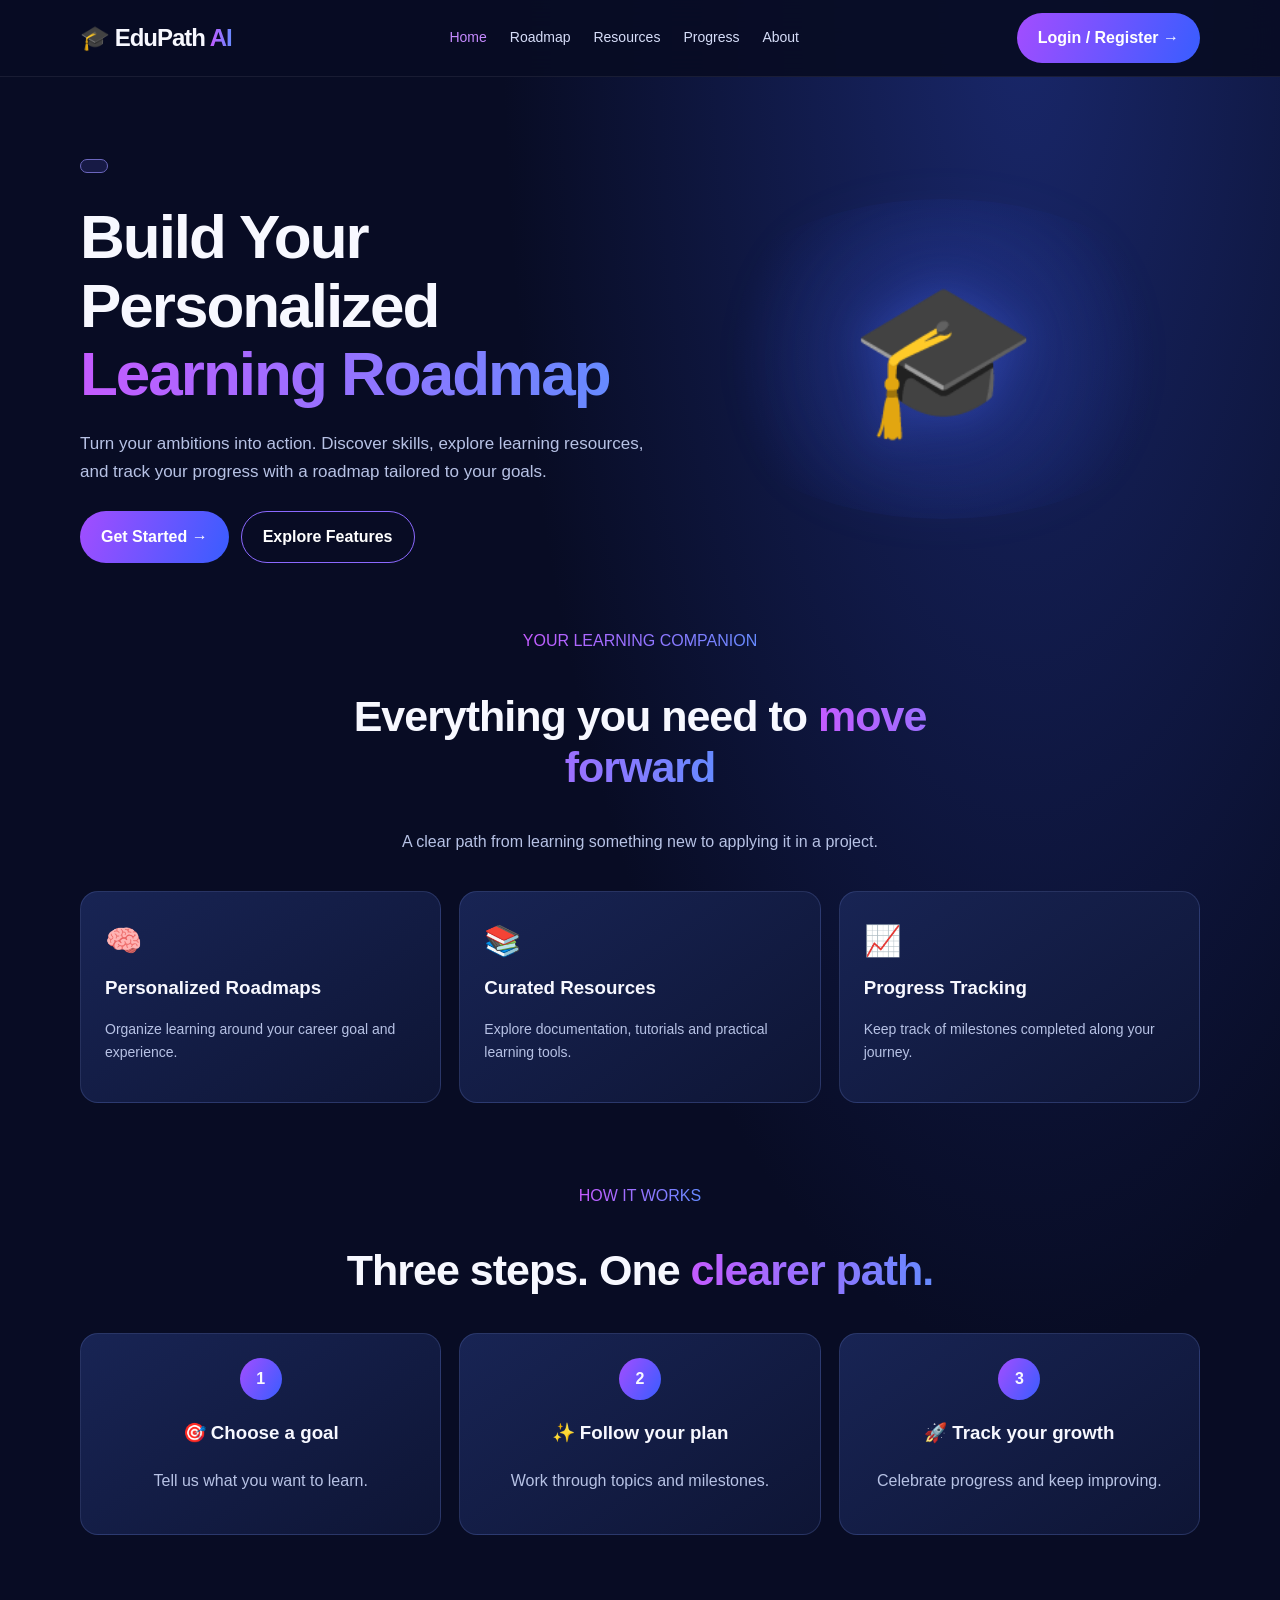
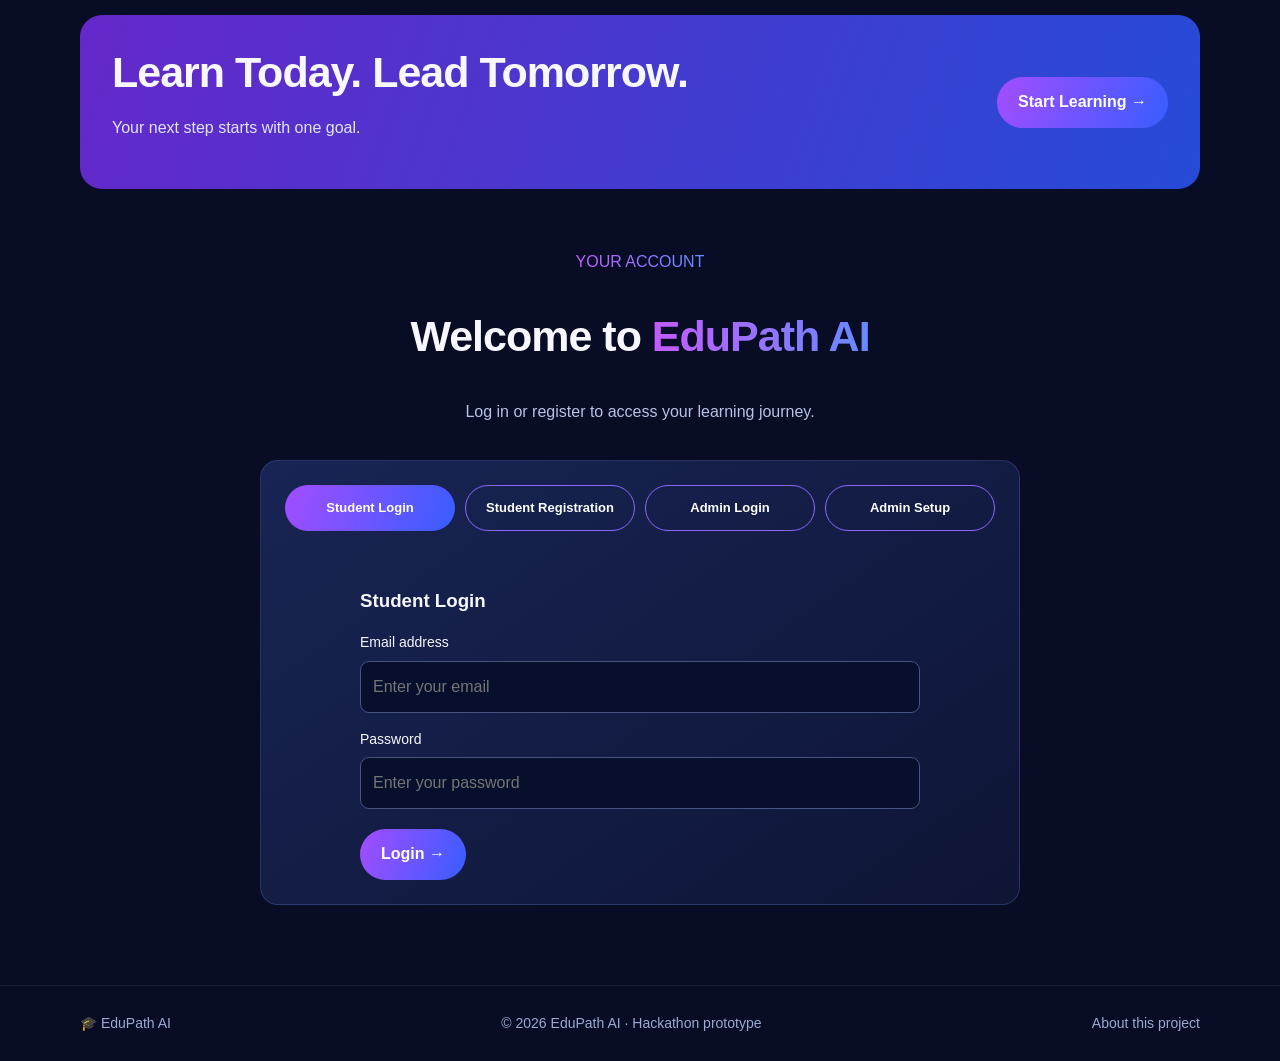
<file: index.html>
<!DOCTYPE html>
<html lang="en">
<head>
  <meta charset="UTF-8">
  <meta name="viewport" content="width=device-width, initial-scale=1">
  <title>EduPath AI | Home</title>
  <link rel="stylesheet" href="style.css">
  <script src="script.js" defer></script>
</head>
<body>
<header>
  <nav class="container">
    <a class="logo" href="index.html">🎓 EduPath <span>AI</span></a>
    <button class="menu" id="menu" aria-label="Toggle menu"
      aria-expanded="false">☰</button>
    <div class="links" id="links">
      <a class="active" href="index.html">Home</a>
      <a href="roadmap.html">Roadmap</a>
      <a href="resources.html">Resources</a>
      <a href="progress.html">Progress</a>
      <a href="about.html">About</a>
      <a href="admin.html" data-admin-link hidden>Admin</a>
    </div>
    <a class="btn" href="#account">Login / Register →</a>
  </nav>
</header>

<main>
  <section class="container hero">
    <div>
      <span class="tag"></span>
      <h1>Build Your Personalized
        <span class="gradient">Learning Roadmap</span>
      </h1>
      <p>
        Turn your ambitions into action. Discover skills, explore learning
        resources, and track your progress with a roadmap tailored to your goals.
      </p>
      <div class="actions">
        <a class="btn" href="#account">Get Started →</a>
        <a class="btn secondary" href="#features">Explore Features</a>
      </div>
    </div>
    <div class="visual" aria-label="Education illustration">🎓</div>
  </section>

  <section class="container section" id="features">
    <div class="section-title">
      <span class="gradient">YOUR LEARNING COMPANION</span>
      <h2>Everything you need to
        <span class="gradient">move forward</span>
      </h2>
      <p>A clear path from learning something new to applying it in a project.</p>
    </div>
    <div class="grid">
      <article class="card">
        <div class="icon">🧠</div>
        <h3>Personalized Roadmaps</h3>
        <p>Organize learning around your career goal and experience.</p>
      </article>
      <article class="card">
        <div class="icon">📚</div>
        <h3>Curated Resources</h3>
        <p>Explore documentation, tutorials and practical learning tools.</p>
      </article>
      <article class="card">
        <div class="icon">📈</div>
        <h3>Progress Tracking</h3>
        <p>Keep track of milestones completed along your journey.</p>
      </article>
    </div>
  </section>

  <section class="container section">
    <div class="section-title">
      <span class="gradient">HOW IT WORKS</span>
      <h2>Three steps. One <span class="gradient">clearer path.</span></h2>
    </div>
    <div class="steps">
      <article class="step">
        <div class="step-number">1</div>
        <h3>🎯 Choose a goal</h3>
        <p>Tell us what you want to learn.</p>
      </article>
      <article class="step">
        <div class="step-number">2</div>
        <h3>✨ Follow your plan</h3>
        <p>Work through topics and milestones.</p>
      </article>
      <article class="step">
        <div class="step-number">3</div>
        <h3>🚀 Track your growth</h3>
        <p>Celebrate progress and keep improving.</p>
      </article>
    </div>
  </section>

  <section class="container cta">
    <div>
      <h2>Learn Today. Lead Tomorrow.</h2>
      <p>Your next step starts with one goal.</p>
    </div>
    <a class="btn" href="#account">Start Learning →</a>
  </section>

  <section class="container section account-section" id="account">
    <div class="section-title">
      <span class="gradient">YOUR ACCOUNT</span>
      <h2>Welcome to <span class="gradient">EduPath AI</span></h2>
      <p>Log in or register to access your learning journey.</p>
    </div>

    <div class="card account-card">
      <div class="auth-tabs">
        <button class="btn auth-tab" type="button" data-auth="login">
          Student Login
        </button>
        <button class="btn secondary auth-tab" type="button" data-auth="register">
          Student Registration
        </button>
        <button class="btn secondary auth-tab" type="button" data-auth="admin">
          Admin Login
        </button>
        <button class="btn secondary auth-tab" type="button" data-auth="setup">
          Admin Setup
        </button>
      </div>

      <p id="authMessage" role="status" aria-live="polite"></p>

      <form id="registerForm" hidden>
        <h3>Create Student Account</h3>
        <label for="registerName">Full name</label>
        <input id="registerName" name="name" required maxlength="80"
          autocomplete="name" placeholder="Enter your full name">

        <label for="registerEmail">Email address</label>
        <input id="registerEmail" name="email" type="email" required
          autocomplete="email" placeholder="Enter your email">

        <label for="registerPassword">Create password</label>
        <input id="registerPassword" name="password" type="password"
          required minlength="8" autocomplete="new-password"
          placeholder="At least 8 characters">

        <button class="btn" type="submit">Create Account →</button>
      </form>

      <form id="loginForm">
        <h3>Student Login</h3>
        <label for="loginEmail">Email address</label>
        <input id="loginEmail" name="email" type="email" required
          autocomplete="username" placeholder="Enter your email">

        <label for="loginPassword">Password</label>
        <input id="loginPassword" name="password" type="password"
          required autocomplete="current-password"
          placeholder="Enter your password">

        <button class="btn" type="submit">Login →</button>
      </form>

      <form id="adminSetupForm" hidden>
        <h3>Admin Account Setup</h3>
        <p>Only an email on the approved list can set up an admin account.</p>

        <label for="setupEmail">Authorized admin email</label>
        <input id="setupEmail" name="email" type="email" required
          autocomplete="username" placeholder="Enter authorized email">

        <label for="setupPassword">Create admin password</label>
        <input id="setupPassword" name="password" type="password"
          required minlength="8" autocomplete="new-password"
          placeholder="At least 8 characters">

        <button class="btn" type="submit">Set Up Admin →</button>
      </form>

      <form id="adminLoginForm" hidden>
        <h3>Admin Login</h3>
        <label for="adminEmail">Admin email</label>
        <input id="adminEmail" name="email" type="email" required
          autocomplete="username" placeholder="Enter admin email">

        <label for="adminPassword">Admin password</label>
        <input id="adminPassword" name="password" type="password"
          required autocomplete="current-password"
          placeholder="Enter admin password">

        <button class="btn" type="submit">Admin Login →</button>
      </form>

      <div id="accountPanel" hidden>
        <h3 id="welcomeMessage"></h3>
        <p id="accountDetails"></p>
        <p id="adminStats" hidden></p>
        <a class="btn" href="roadmap.html">Open Learning Portal →</a>
        <button class="btn secondary" id="logoutButton" type="button">
          Logout
        </button>
      </div>
    </div>
  </section>
</main>

<footer>
  <div class="container footer">
    <span>🎓 EduPath AI</span>
    <span>© <span id="year"></span> EduPath AI · Hackathon prototype</span>
    <a href="about.html">About this project</a>
  </div>
</footer>
</body>
</html>
</file>
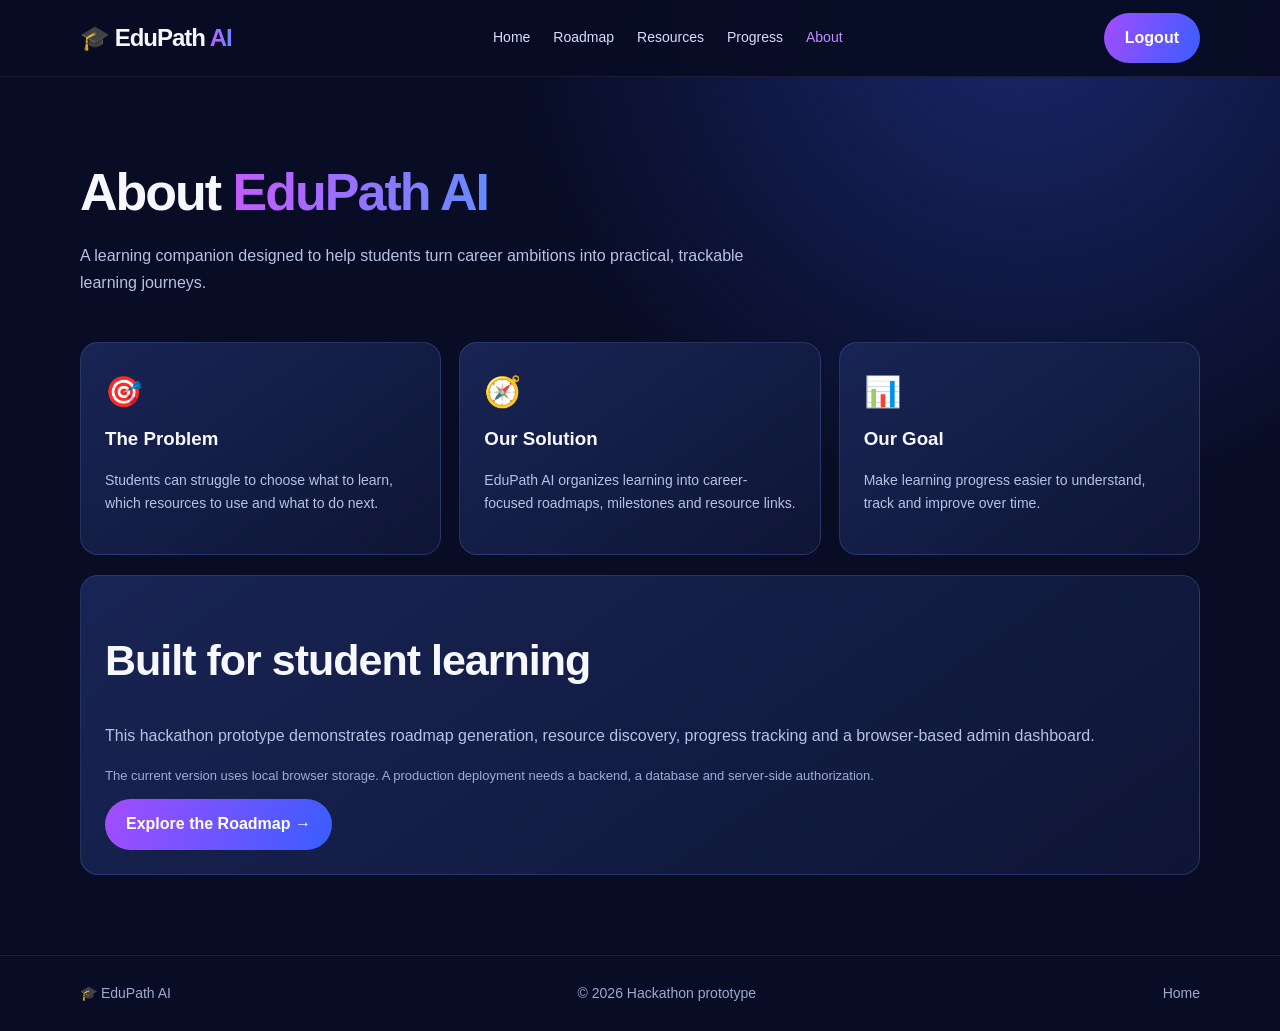
<file: about.html>
<!DOCTYPE html>
<html lang="en">
<head>
  <meta charset="UTF-8">
  <meta name="viewport" content="width=device-width, initial-scale=1">
  <title>EduPath AI | About</title>
  <link rel="stylesheet" href="style.css">
  <script src="script.js" defer></script>
</head>
<body>
<header>
  <nav class="container">
    <a class="logo" href="index.html">🎓 EduPath <span>AI</span></a>
    <button class="menu" id="menu" aria-label="Toggle menu">☰</button>
    <div class="links" id="links">
      <a href="index.html">Home</a>
      <a href="roadmap.html">Roadmap</a>
      <a href="resources.html">Resources</a>
      <a href="progress.html">Progress</a>
      <a class="active" href="about.html">About</a>
      <a href="admin.html" data-admin-link hidden>Admin</a>
    </div>
    <button class="btn logout-trigger" type="button">Logout</button>
  </nav>
</header>

<main class="container">
  <section class="page-heading">
    <span class="gradient"></span>
    <h1>About <span class="gradient">EduPath AI</span></h1>
    <p>A learning companion designed to help students turn career ambitions into practical, trackable learning journeys.</p>
  </section>

  <section class="section">
    <div class="grid">
      <article class="card">
        <div class="icon">🎯</div>
        <h3>The Problem</h3>
        <p>Students can struggle to choose what to learn, which resources to use and what to do next.</p>
      </article>
      <article class="card">
        <div class="icon">🧭</div>
        <h3>Our Solution</h3>
        <p>EduPath AI organizes learning into career-focused roadmaps, milestones and resource links.</p>
      </article>
      <article class="card">
        <div class="icon">📊</div>
        <h3>Our Goal</h3>
        <p>Make learning progress easier to understand, track and improve over time.</p>
      </article>
    </div>

    <div class="panel" style="margin-top:20px">
      <h2>Built for student learning</h2>
      <p>This hackathon prototype demonstrates roadmap generation, resource discovery, progress tracking and a browser-based admin dashboard.</p>
      <p class="notice">The current version uses local browser storage. A production deployment needs a backend, a database and server-side authorization.</p>
      <a class="btn" href="roadmap.html">Explore the Roadmap →</a>
    </div>
  </section>
</main>

<footer>
  <div class="container footer">
    <span>🎓 EduPath AI</span>
    <span>© <span id="year"></span> Hackathon prototype</span>
    <a href="index.html">Home</a>
  </div>
</footer>
</body>
</html>
</file>
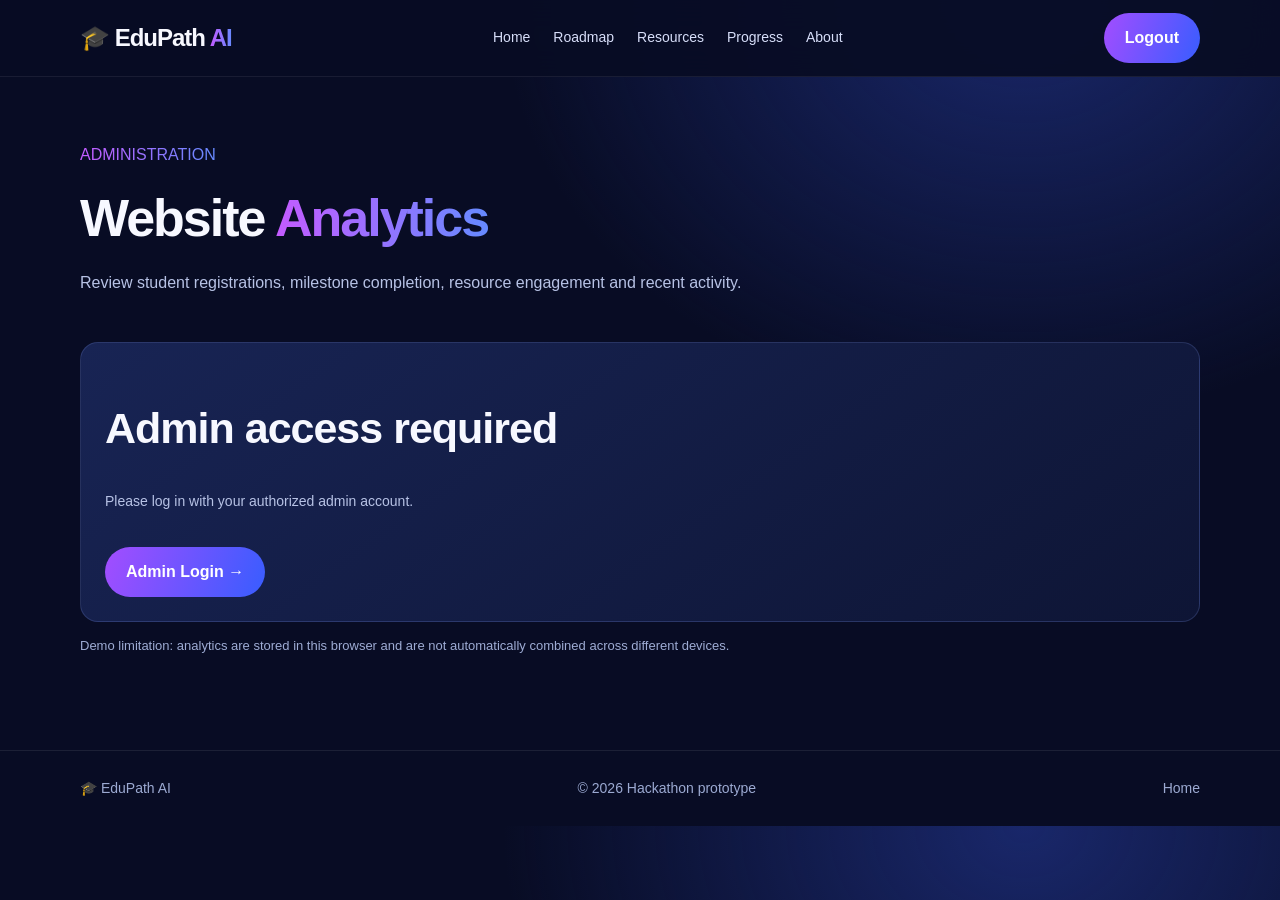
<file: admin.html>
<!DOCTYPE html>
<html lang="en">
<head>
  <meta charset="UTF-8">
  <meta name="viewport" content="width=device-width, initial-scale=1">
  <title>EduPath AI | Admin Dashboard</title>
  <link rel="stylesheet" href="style.css">
  <script src="script.js" defer></script>
</head>
<body>
<header>
  <nav class="container">
    <a class="logo" href="index.html">🎓 EduPath <span>AI</span></a>
    <button class="menu" id="menu" aria-label="Toggle menu">☰</button>
    <div class="links" id="links">
      <a href="index.html">Home</a>
      <a href="roadmap.html">Roadmap</a>
      <a href="resources.html">Resources</a>
      <a href="progress.html">Progress</a>
      <a href="about.html">About</a>
      <a class="active" href="admin.html" data-admin-link>Admin</a>
    </div>
    <button class="btn logout-trigger" type="button">Logout</button>
  </nav>
</header>

<main class="container">
  <section class="page-heading">
    <span class="gradient">ADMINISTRATION</span>
    <h1>Website <span class="gradient">Analytics</span></h1>
    <p>Review student registrations, milestone completion, resource engagement and recent activity.</p>
  </section>

  <section class="section">
    <div id="adminDashboard"></div>
    <p class="notice">
      Demo limitation: analytics are stored in this browser and are not
      automatically combined across different devices.
    </p>
  </section>
</main>

<footer>
  <div class="container footer">
    <span>🎓 EduPath AI</span>
    <span>© <span id="year"></span> Hackathon prototype</span>
    <a href="index.html">Home</a>
  </div>
</footer>
</body>
</html>
</file>
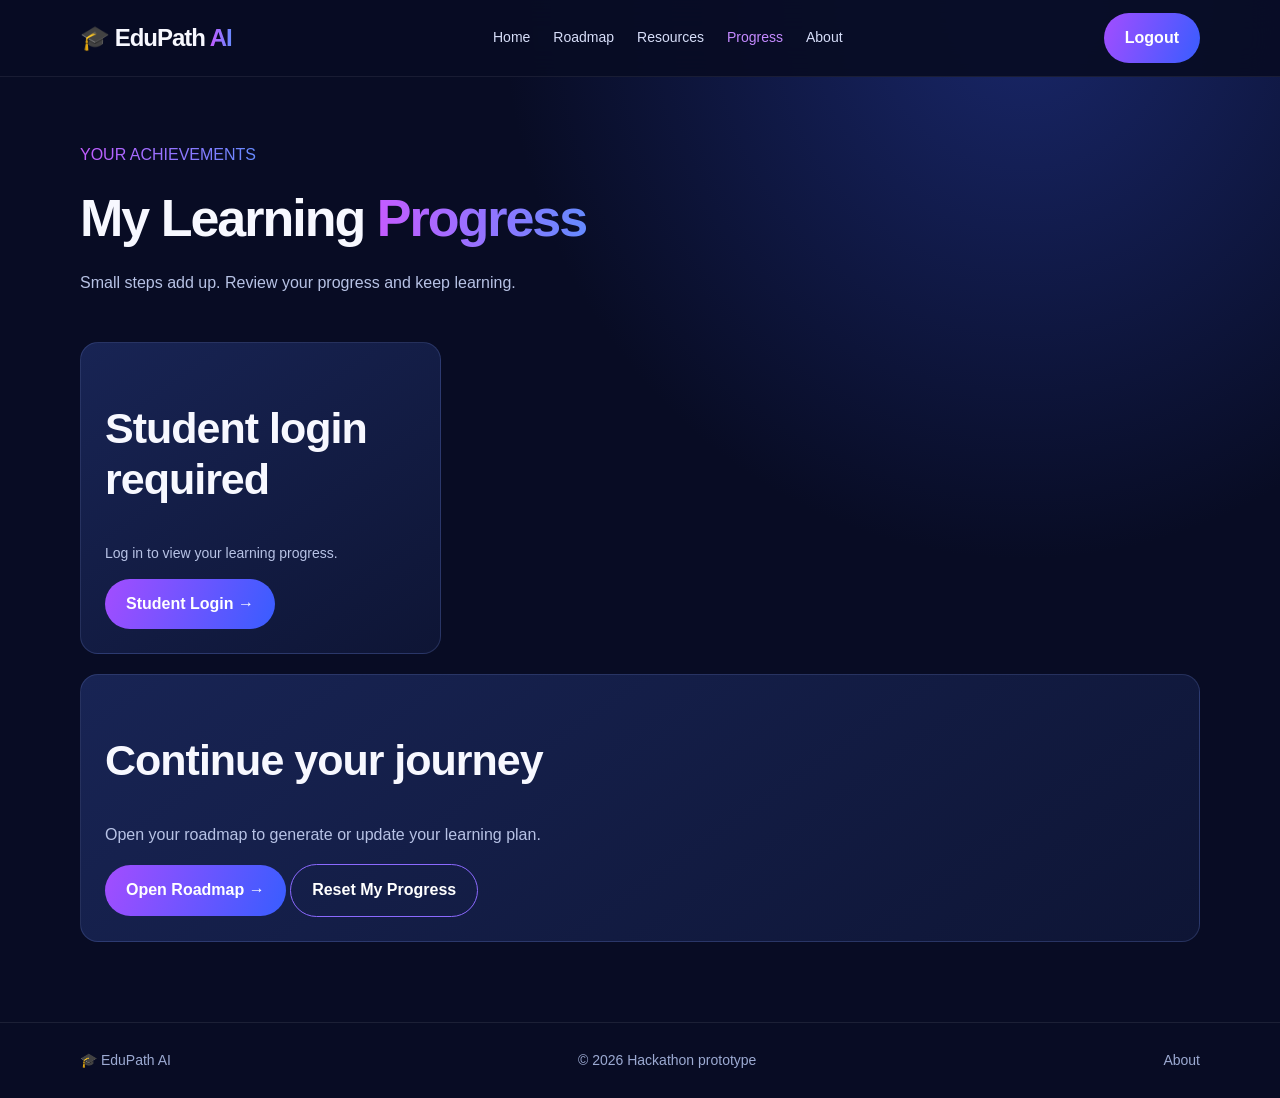
<file: progress.html>
<!DOCTYPE html>
<html lang="en">
<head>
  <meta charset="UTF-8">
  <meta name="viewport" content="width=device-width, initial-scale=1">
  <title>EduPath AI | Progress</title>
  <link rel="stylesheet" href="style.css">
  <script src="script.js" defer></script>
</head>
<body>
<header>
  <nav class="container">
    <a class="logo" href="index.html">🎓 EduPath <span>AI</span></a>
    <button class="menu" id="menu" aria-label="Toggle menu">☰</button>
    <div class="links" id="links">
      <a href="index.html">Home</a>
      <a href="roadmap.html">Roadmap</a>
      <a href="resources.html">Resources</a>
      <a class="active" href="progress.html">Progress</a>
      <a href="about.html">About</a>
      <a href="admin.html" data-admin-link hidden>Admin</a>
    </div>
    <button class="btn logout-trigger" type="button">Logout</button>
  </nav>
</header>

<main class="container">
  <section class="page-heading">
    <span class="gradient">YOUR ACHIEVEMENTS</span>
    <h1>My Learning <span class="gradient">Progress</span></h1>
    <p>Small steps add up. Review your progress and keep learning.</p>
  </section>

  <section class="section">
    <div id="dashboard" class="grid">
      <article class="card">
        <div class="icon">✅</div>
        <h3 id="completedCount">0</h3>
        <p>Completed milestones</p>
      </article>
      <article class="card">
        <div class="icon">📈</div>
        <h3 id="percent">0%</h3>
        <p>Roadmap completion</p>
        <div class="progress-track"><div id="dashboardBar" class="progress-bar"></div></div>
      </article>
      <article class="card">
        <div class="icon">🎯</div>
        <h3 id="lastGoal">No roadmap yet</h3>
        <p>Latest career goal</p>
      </article>
    </div>

    <div class="panel" style="margin-top:20px">
      <h2>Continue your journey</h2>
      <p>Open your roadmap to generate or update your learning plan.</p>
      <a class="btn" href="roadmap.html">Open Roadmap →</a>
      <button class="btn secondary" id="resetProgress" type="button">
        Reset My Progress
      </button>
    </div>
  </section>
</main>

<footer>
  <div class="container footer">
    <span>🎓 EduPath AI</span>
    <span>© <span id="year"></span> Hackathon prototype</span>
    <a href="about.html">About</a>
  </div>
</footer>
</body>
</html>
</file>
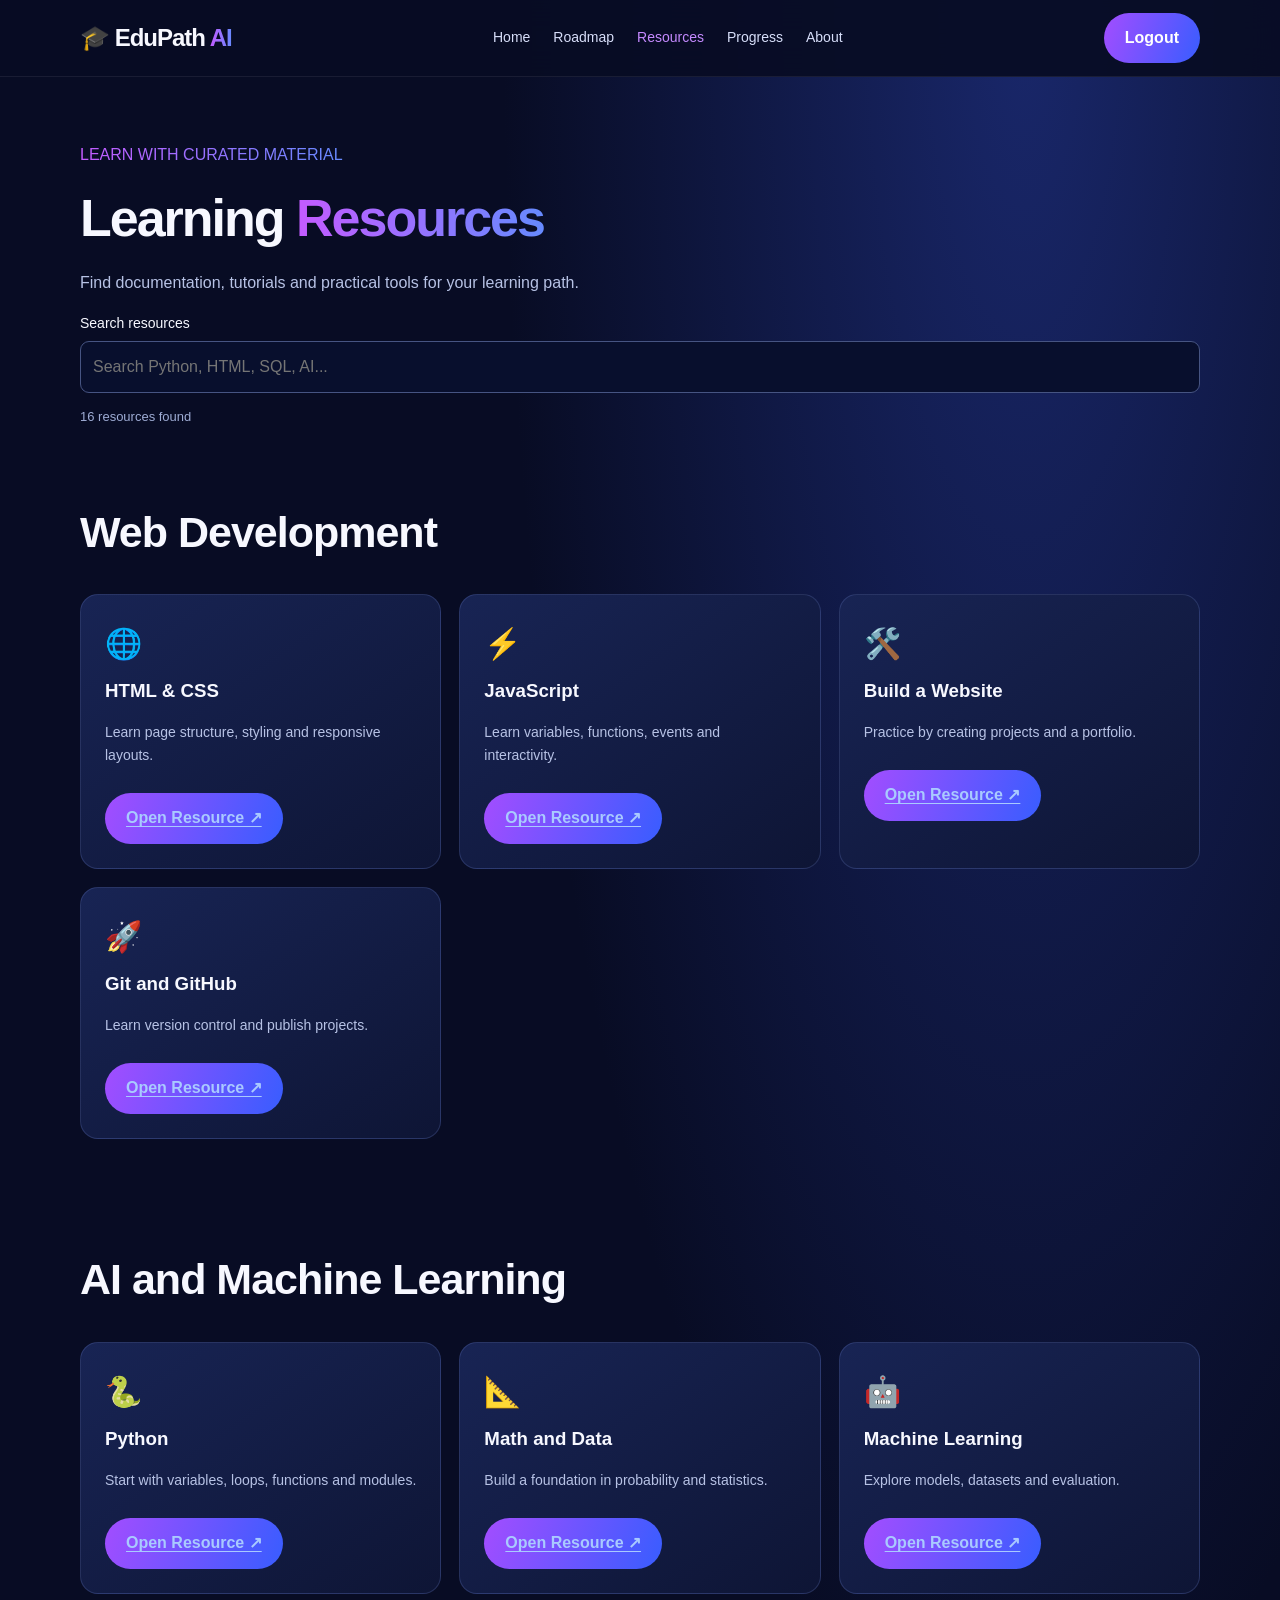
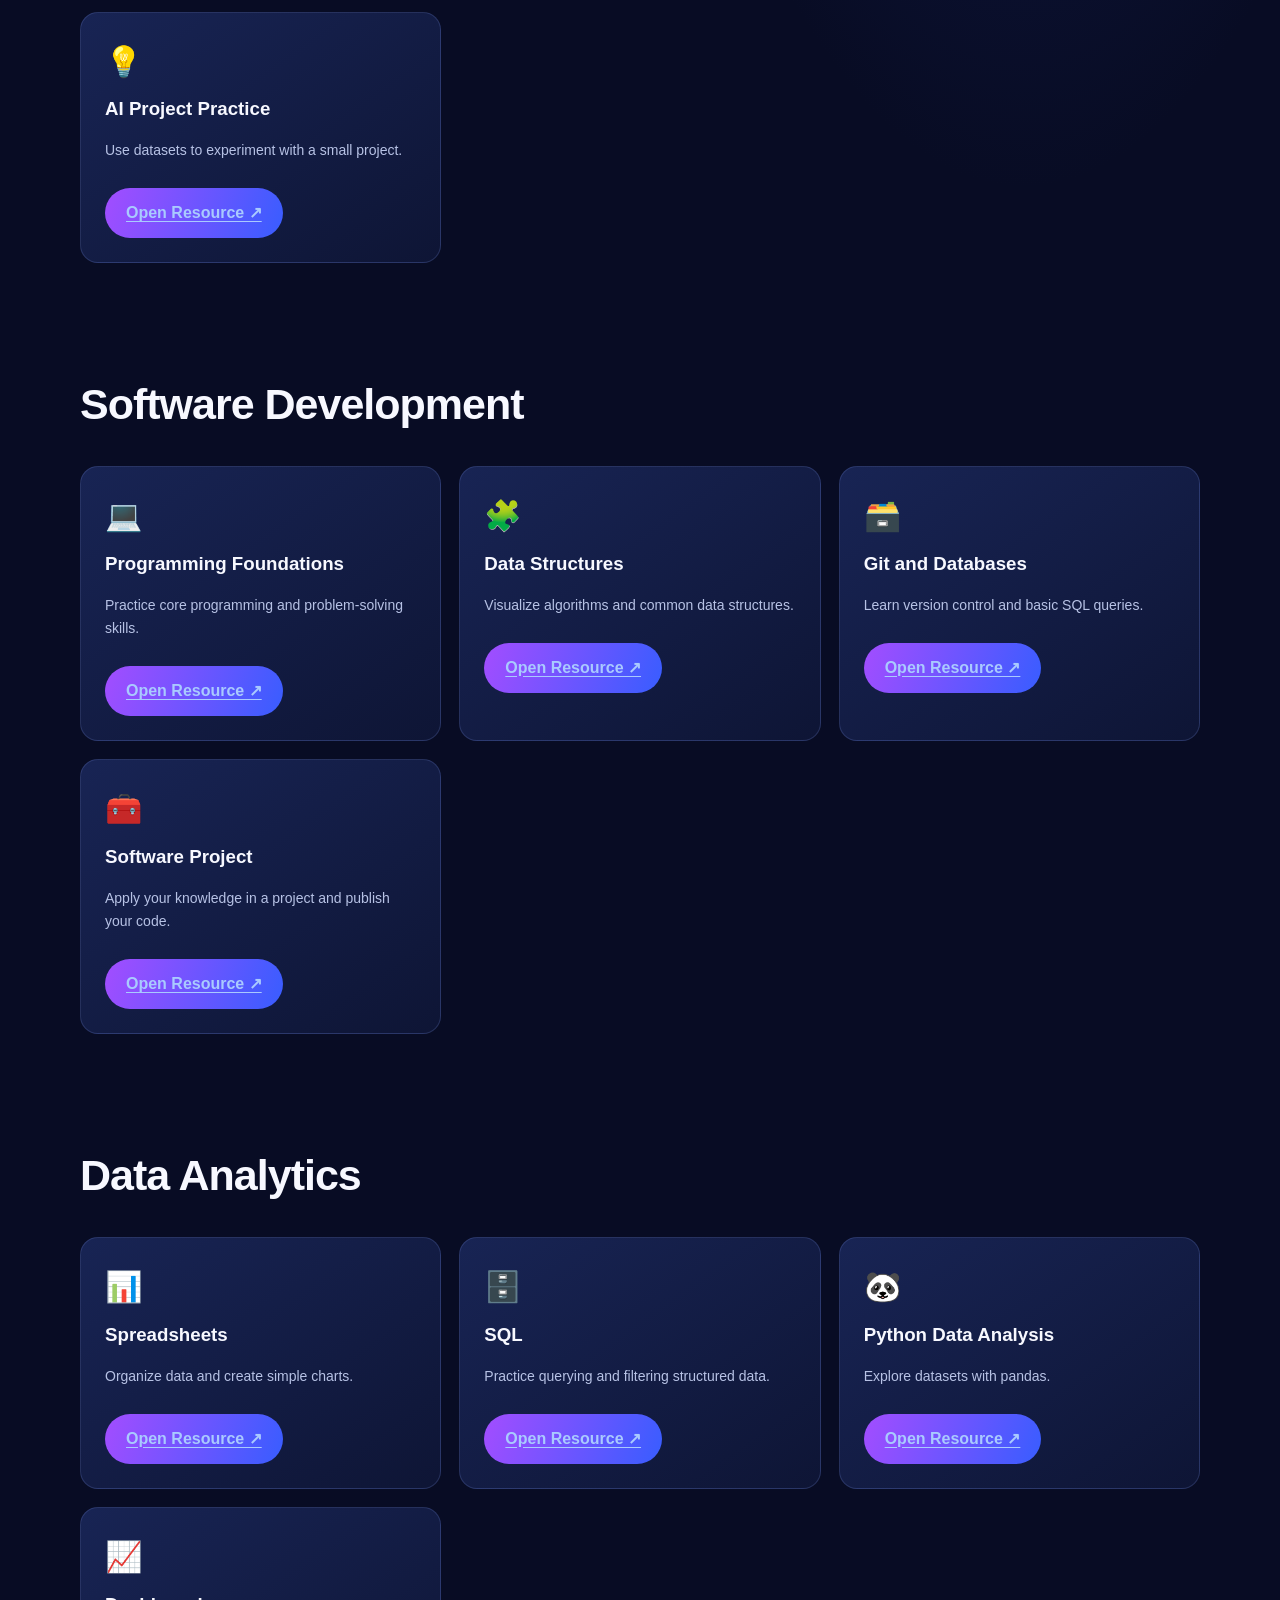
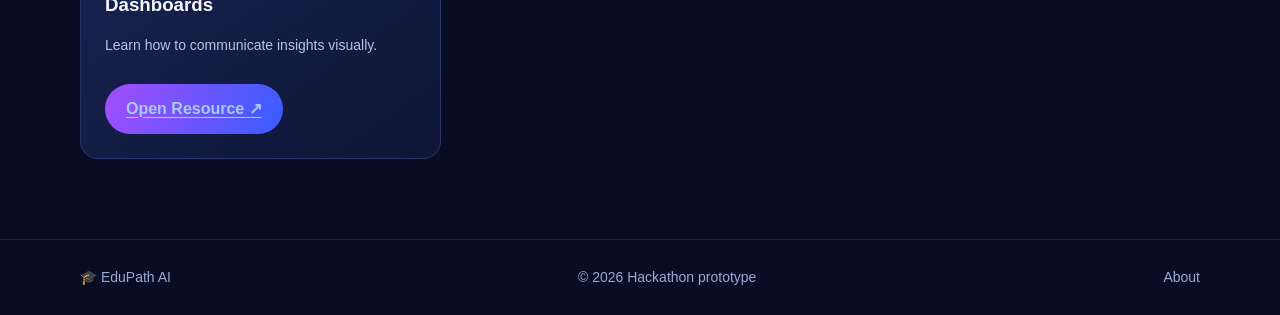
<file: resources.html>
<!DOCTYPE html>
<html lang="en">
<head>
  <meta charset="UTF-8">
  <meta name="viewport" content="width=device-width, initial-scale=1">
  <title>EduPath AI | Resources</title>
  <link rel="stylesheet" href="style.css">
  <script src="script.js" defer></script>
</head>
<body>
<header>
  <nav class="container">
    <a class="logo" href="index.html">🎓 EduPath <span>AI</span></a>
    <button class="menu" id="menu" aria-label="Toggle menu">☰</button>
    <div class="links" id="links">
      <a href="index.html">Home</a>
      <a href="roadmap.html">Roadmap</a>
      <a class="active" href="resources.html">Resources</a>
      <a href="progress.html">Progress</a>
      <a href="about.html">About</a>
      <a href="admin.html" data-admin-link hidden>Admin</a>
    </div>
    <button class="btn logout-trigger" type="button">Logout</button>
  </nav>
</header>

<main class="container">
  <section class="page-heading">
    <span class="gradient">LEARN WITH CURATED MATERIAL</span>
    <h1>Learning <span class="gradient">Resources</span></h1>
    <p>Find documentation, tutorials and practical tools for your learning path.</p>
    <label for="resourceSearch">Search resources</label>
    <input id="resourceSearch" type="search"
      placeholder="Search Python, HTML, SQL, AI...">
    <p id="resourceCount" class="notice" aria-live="polite"></p>
    <p id="noResources" hidden>No matching resources found.</p>
  </section>

  <section class="section">
    <h2>Web Development</h2>
    <div class="grid">
      <article class="card resource-card" id="web-html" data-search="html css web beginner">
        <div class="icon">🌐</div>
        <h3>HTML & CSS</h3>
        <p>Learn page structure, styling and responsive layouts.</p>
        <a class="btn resource-link" href="https://developer.mozilla.org/en-US/docs/Learn_web_development" target="_blank" rel="noopener noreferrer">Open Resource ↗</a>
      </article>
      <article class="card resource-card" id="web-javascript" data-search="javascript web programming">
        <div class="icon">⚡</div>
        <h3>JavaScript</h3>
        <p>Learn variables, functions, events and interactivity.</p>
        <a class="btn resource-link" href="https://developer.mozilla.org/en-US/docs/Web/JavaScript/Guide" target="_blank" rel="noopener noreferrer">Open Resource ↗</a>
      </article>
      <article class="card resource-card" id="web-project" data-search="website project portfolio freecodecamp">
        <div class="icon">🛠️</div>
        <h3>Build a Website</h3>
        <p>Practice by creating projects and a portfolio.</p>
        <a class="btn resource-link" href="https://www.freecodecamp.org/learn/" target="_blank" rel="noopener noreferrer">Open Resource ↗</a>
      </article>
      <article class="card resource-card" id="web-git" data-search="git github deployment">
        <div class="icon">🚀</div>
        <h3>Git and GitHub</h3>
        <p>Learn version control and publish projects.</p>
        <a class="btn resource-link" href="https://skills.github.com/" target="_blank" rel="noopener noreferrer">Open Resource ↗</a>
      </article>
    </div>
  </section>

  <section class="section">
    <h2>AI and Machine Learning</h2>
    <div class="grid">
      <article class="card resource-card" id="ai-python" data-search="python programming ai beginner">
        <div class="icon">🐍</div>
        <h3>Python</h3>
        <p>Start with variables, loops, functions and modules.</p>
        <a class="btn resource-link" href="https://docs.python.org/3/tutorial/" target="_blank" rel="noopener noreferrer">Open Resource ↗</a>
      </article>
      <article class="card resource-card" id="ai-math" data-search="math statistics probability data">
        <div class="icon">📐</div>
        <h3>Math and Data</h3>
        <p>Build a foundation in probability and statistics.</p>
        <a class="btn resource-link" href="https://www.khanacademy.org/math/statistics-probability" target="_blank" rel="noopener noreferrer">Open Resource ↗</a>
      </article>
      <article class="card resource-card" id="ai-ml" data-search="machine learning models datasets">
        <div class="icon">🤖</div>
        <h3>Machine Learning</h3>
        <p>Explore models, datasets and evaluation.</p>
        <a class="btn resource-link" href="https://developers.google.com/machine-learning/crash-course" target="_blank" rel="noopener noreferrer">Open Resource ↗</a>
      </article>
      <article class="card resource-card" id="ai-project" data-search="ai project kaggle practice">
        <div class="icon">💡</div>
        <h3>AI Project Practice</h3>
        <p>Use datasets to experiment with a small project.</p>
        <a class="btn resource-link" href="https://www.kaggle.com/learn" target="_blank" rel="noopener noreferrer">Open Resource ↗</a>
      </article>
    </div>
  </section>

  <section class="section">
    <h2>Software Development</h2>
    <div class="grid">
      <article class="card resource-card" id="software-programming" data-search="programming computer science cs50">
        <div class="icon">💻</div>
        <h3>Programming Foundations</h3>
        <p>Practice core programming and problem-solving skills.</p>
        <a class="btn resource-link" href="https://cs50.harvard.edu/x/" target="_blank" rel="noopener noreferrer">Open Resource ↗</a>
      </article>
      <article class="card resource-card" id="software-dsa" data-search="data structures algorithms dsa">
        <div class="icon">🧩</div>
        <h3>Data Structures</h3>
        <p>Visualize algorithms and common data structures.</p>
        <a class="btn resource-link" href="https://visualgo.net/en" target="_blank" rel="noopener noreferrer">Open Resource ↗</a>
      </article>
      <article class="card resource-card" id="software-git" data-search="git sql database">
        <div class="icon">🗃️</div>
        <h3>Git and Databases</h3>
        <p>Learn version control and basic SQL queries.</p>
        <a class="btn resource-link" href="https://sqlbolt.com/" target="_blank" rel="noopener noreferrer">Open Resource ↗</a>
      </article>
      <article class="card resource-card" id="software-project" data-search="software project github">
        <div class="icon">🧰</div>
        <h3>Software Project</h3>
        <p>Apply your knowledge in a project and publish your code.</p>
        <a class="btn resource-link" href="https://skills.github.com/" target="_blank" rel="noopener noreferrer">Open Resource ↗</a>
      </article>
    </div>
  </section>

  <section class="section">
    <h2>Data Analytics</h2>
    <div class="grid">
      <article class="card resource-card" id="data-spreadsheets" data-search="excel spreadsheets charts">
        <div class="icon">📊</div>
        <h3>Spreadsheets</h3>
        <p>Organize data and create simple charts.</p>
        <a class="btn resource-link" href="https://support.microsoft.com/excel" target="_blank" rel="noopener noreferrer">Open Resource ↗</a>
      </article>
      <article class="card resource-card" id="data-sql" data-search="sql database query">
        <div class="icon">🗄️</div>
        <h3>SQL</h3>
        <p>Practice querying and filtering structured data.</p>
        <a class="btn resource-link" href="https://sqlbolt.com/" target="_blank" rel="noopener noreferrer">Open Resource ↗</a>
      </article>
      <article class="card resource-card" id="data-python" data-search="python pandas data analysis">
        <div class="icon">🐼</div>
        <h3>Python Data Analysis</h3>
        <p>Explore datasets with pandas.</p>
        <a class="btn resource-link" href="https://pandas.pydata.org/docs/getting_started/" target="_blank" rel="noopener noreferrer">Open Resource ↗</a>
      </article>
      <article class="card resource-card" id="data-dashboard" data-search="dashboard visualization tableau">
        <div class="icon">📈</div>
        <h3>Dashboards</h3>
        <p>Learn how to communicate insights visually.</p>
        <a class="btn resource-link" href="https://public.tableau.com/" target="_blank" rel="noopener noreferrer">Open Resource ↗</a>
      </article>
    </div>
  </section>
</main>

<footer>
  <div class="container footer">
    <span>🎓 EduPath AI</span>
    <span>© <span id="year"></span> Hackathon prototype</span>
    <a href="about.html">About</a>
  </div>
</footer>
</body>
</html>
</file>
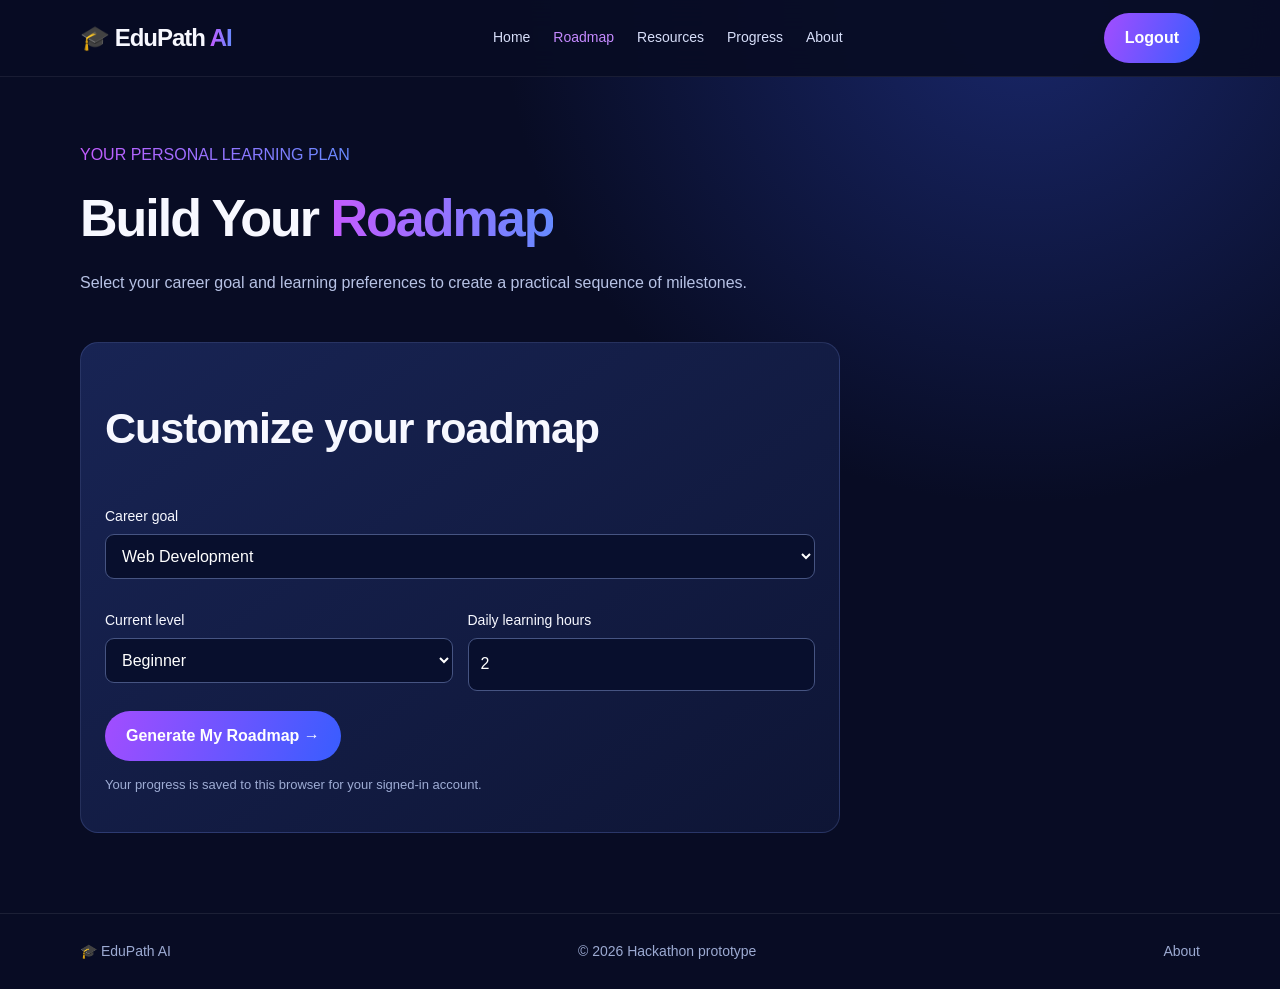
<file: roadmap.html>
<!DOCTYPE html>
<html lang="en">
<head>
  <meta charset="UTF-8">
  <meta name="viewport" content="width=device-width, initial-scale=1">
  <title>EduPath AI | Roadmap</title>
  <link rel="stylesheet" href="style.css">
  <script src="script.js" defer></script>
</head>
<body>
<header>
  <nav class="container">
    <a class="logo" href="index.html">🎓 EduPath <span>AI</span></a>
    <button class="menu" id="menu" aria-label="Toggle menu">☰</button>
    <div class="links" id="links">
      <a href="index.html">Home</a>
      <a class="active" href="roadmap.html">Roadmap</a>
      <a href="resources.html">Resources</a>
      <a href="progress.html">Progress</a>
      <a href="about.html">About</a>
      <a href="admin.html" data-admin-link hidden>Admin</a>
    </div>
    <button class="btn logout-trigger" type="button">Logout</button>
  </nav>
</header>

<main class="container">
  <section class="page-heading">
    <span class="gradient">YOUR PERSONAL LEARNING PLAN</span>
    <h1>Build Your <span class="gradient">Roadmap</span></h1>
    <p>Select your career goal and learning preferences to create a practical sequence of milestones.</p>
  </section>

  <section class="section">
    <form id="roadmapForm" class="form-card">
      <h2>Customize your roadmap</h2>

      <div class="form-grid">
        <div class="full">
          <label for="career">Career goal</label>
          <select id="career" required>
            <option value="web">Web Development</option>
            <option value="ai">AI / Machine Learning</option>
            <option value="software">Software Development</option>
            <option value="data">Data Analytics</option>
          </select>
        </div>

        <div>
          <label for="level">Current level</label>
          <select id="level" required>
            <option value="Beginner">Beginner</option>
            <option value="Intermediate">Intermediate</option>
            <option value="Advanced">Advanced</option>
          </select>
        </div>

        <div>
          <label for="hours">Daily learning hours</label>
          <input id="hours" type="number" min="1" max="12" value="2" required>
        </div>
      </div>

      <button class="btn" type="submit">Generate My Roadmap →</button>
      <p class="notice">Your progress is saved to this browser for your signed-in account.</p>
    </form>

    <div id="roadmapResult" class="result panel" hidden></div>
  </section>
</main>

<footer>
  <div class="container footer">
    <span>🎓 EduPath AI</span>
    <span>© <span id="year"></span> Hackathon prototype</span>
    <a href="about.html">About</a>
  </div>
</footer>
</body>
</html>
</file>
<file: style.css>
:root {
  --bg: #080c24;
  --panel: #111a40;
  --panel2: #172454;
  --purple: #a34dff;
  --blue: #385dff;
  --text: #f7f8ff;
  --muted: #b7c2e5;
  --border: #697cc442;
  --green: #38e6a2;
}

* { box-sizing: border-box; }

html { scroll-behavior: smooth; }

body {
  margin: 0;
  background:
    radial-gradient(ellipse at 80% 0%, #19276a 0%, transparent 36%),
    var(--bg);
  color: var(--text);
  font-family: Inter, Arial, sans-serif;
  line-height: 1.65;
}

a { color: inherit; text-decoration: none; }
button, input, select { font: inherit; }
[hidden] { display: none !important; }

.container {
  width: min(1120px, 90%);
  margin: auto;
}

header {
  position: sticky;
  top: 0;
  z-index: 10;
  background: #080c24ed;
  backdrop-filter: blur(15px);
  border-bottom: 1px solid #ffffff12;
}

nav {
  min-height: 76px;
  display: flex;
  align-items: center;
  justify-content: space-between;
  gap: 20px;
}

.logo {
  font-size: 24px;
  font-weight: 850;
  letter-spacing: -1px;
}

.logo span, .gradient {
  background: linear-gradient(90deg, #c45bff, #668aff);
  color: transparent;
  background-clip: text;
  -webkit-background-clip: text;
}

.links {
  display: flex;
  align-items: center;
  gap: 23px;
  font-size: 14px;
}

.links a { color: #d7def9; }
.links a:hover, .links a.active { color: #c58aff; }

.btn {
  display: inline-flex;
  justify-content: center;
  align-items: center;
  gap: 8px;
  padding: 12px 21px;
  border: 0;
  border-radius: 30px;
  background: linear-gradient(110deg, var(--purple), var(--blue));
  color: white;
  font-weight: 750;
  cursor: pointer;
  transition: .2s;
}

.btn:hover {
  transform: translateY(-2px);
  filter: brightness(1.12);
}

.btn.secondary {
  background: transparent;
  border: 1px solid #8b69ff;
}

.menu {
  display: none;
  padding: 8px 12px;
  color: white;
  background: transparent;
  border: 1px solid #465482;
  border-radius: 9px;
  cursor: pointer;
}

.hero {
  display: grid;
  grid-template-columns: 1.05fr .95fr;
  align-items: center;
  gap: 38px;
  padding: 78px 0 65px;
}

.tag {
  display: inline-block;
  padding: 6px 13px;
  border: 1px solid #6b66bd;
  border-radius: 30px;
  background: #171a45;
  color: #dedbff;
  font-size: 13px;
}

h1 {
  font-size: clamp(38px, 5vw, 62px);
  line-height: 1.1;
  letter-spacing: -2px;
  margin: 22px 0;
}

h2 {
  font-size: clamp(29px, 4vw, 43px);
  line-height: 1.2;
  letter-spacing: -1px;
}

p { color: var(--muted); }
.hero p { font-size: 17px; }

.actions {
  display: flex;
  gap: 12px;
  flex-wrap: wrap;
  margin-top: 25px;
}

.visual {
  min-height: 320px;
  display: grid;
  place-items: center;
  border-radius: 50%;
  background: radial-gradient(circle, #2946c955, transparent 70%);
  font-size: clamp(90px, 14vw, 150px);
  filter: drop-shadow(0 0 22px #5975ff65);
}

.page-heading { padding: 65px 0 30px; }
.page-heading h1 { font-size: clamp(35px, 5vw, 52px); }
.page-heading p { max-width: 700px; }

.section { padding: 0 0 80px; }

.section-title {
  text-align: center;
  max-width: 680px;
  margin: 0 auto 35px;
}

.grid {
  display: grid;
  grid-template-columns: repeat(3, minmax(0, 1fr));
  gap: 18px;
}

.card, .form-card, .panel, .step {
  background: linear-gradient(145deg, #182454, #0e1535);
  border: 1px solid var(--border);
  border-radius: 18px;
  padding: 24px;
  min-width: 0;
}

.card { transition: transform .2s, border-color .2s; }
.card:hover { transform: translateY(-4px); border-color: #8b69ff88; }
.card h3 { margin: 8px 0; }
.card p { font-size: 14px; }
.icon { font-size: 30px; }

.form-card { max-width: 760px; }
label { display: block; margin: 15px 0 6px; font-size: 14px; }

input, select {
  width: 100%;
  padding: 12px;
  border-radius: 9px;
  border: 1px solid #465482;
  background: #080f2d;
  color: white;
}

input:focus, select:focus {
  outline: 2px solid #a34dff;
  outline-offset: 1px;
}

input[type="checkbox"] {
  width: 18px;
  accent-color: var(--purple);
}

.form-grid {
  display: grid;
  grid-template-columns: 1fr 1fr;
  gap: 15px;
}

.form-grid .full { grid-column: 1 / -1; }
.form-card .btn { margin-top: 20px; }

.result { margin-top: 22px; }
.milestone {
  display: flex;
  align-items: flex-start;
  gap: 12px;
  padding: 13px 0;
  border-bottom: 1px solid #ffffff15;
}
.milestone input { margin-top: 6px; }
.milestone p { margin: 3px 0; font-size: 14px; }

.progress-track {
  height: 9px;
  overflow: hidden;
  border-radius: 20px;
  background: #283258;
}
.progress-bar {
  height: 100%;
  width: 0;
  background: linear-gradient(90deg, var(--purple), #43dcff);
  transition: width .3s;
}

.notice {
  font-size: 13px;
  color: #9eacd4;
}

.resource-link {
  display: inline-block;
  margin-top: 10px;
  color: #a9caff;
  text-decoration: underline;
  text-underline-offset: 3px;
}

.steps {
  display: grid;
  grid-template-columns: repeat(3, 1fr);
  gap: 18px;
}

.step { text-align: center; }
.step-number {
  width: 42px;
  height: 42px;
  display: grid;
  place-items: center;
  margin: auto;
  border-radius: 50%;
  background: linear-gradient(120deg, var(--purple), var(--blue));
  font-weight: bold;
}

.cta {
  padding: 32px;
  border-radius: 22px;
  margin-bottom: 60px;
  background: linear-gradient(110deg, #6528c9, #254bd6);
  display: flex;
  justify-content: space-between;
  align-items: center;
  gap: 20px;
}

.cta h2 { margin: 0; }
.cta p { color: #e0e6ff; }

footer {
  padding: 26px 0;
  border-top: 1px solid #ffffff15;
  color: #9caad2;
  font-size: 14px;
}

.footer {
  display: flex;
  justify-content: space-between;
  gap: 15px;
  flex-wrap: wrap;
}

/* Authentication: same original card and theme */
.account-section { scroll-margin-top: 95px; }

.account-card {
  max-width: 760px;
  margin: 0 auto;
}

.auth-tabs {
  display: flex;
  flex-wrap: wrap;
  gap: 10px;
  margin-bottom: 20px;
}

.auth-tabs .btn {
  flex: 1 1 145px;
  font-size: 13px;
  padding: 11px 13px;
}

.auth-tab.active {
  background: linear-gradient(110deg, var(--purple), var(--blue));
  border: 0;
}

.account-card form {
  max-width: 560px;
  margin: 0 auto;
}

.account-card form h3 { margin-top: 10px; }
.account-card form > .btn { margin-top: 20px; }
#authMessage { min-height: 1.5em; }
#accountPanel .btn { margin: 8px 8px 0 0; }

.resource-card { scroll-margin-top: 100px; }
.resource-card .btn { margin-top: 12px; }

table {
  width: 100%;
  border-collapse: collapse;
  font-size: 14px;
}

th, td {
  text-align: left;
  padding: 12px;
  border-bottom: 1px solid #ffffff18;
  overflow-wrap: anywhere;
}

th { color: #d5c6ff; }
#adminDashboard > h2 { margin-top: 35px; }
#adminDashboard .grid { margin: 20px 0; }
#adminDashboard .panel { overflow-x: auto; }
#adminDashboard .btn { margin-top: 20px; }

@media (max-width: 850px) {
  .hero { grid-template-columns: 1fr; }
  .visual { min-height: 250px; }
  .grid { grid-template-columns: repeat(2, minmax(0, 1fr)); }
}

@media (max-width: 650px) {
  .menu { display: block; }

  .links {
    display: none;
    position: absolute;
    top: 76px;
    left: 0;
    right: 0;
    padding: 20px 5%;
    background: #0a102c;
    flex-direction: column;
    align-items: flex-start;
  }

  .links.open { display: flex; }
  .links a { padding: 7px 0; }
  nav > .btn { padding: 10px 13px; font-size: 13px; }
  .grid, .steps, .form-grid { grid-template-columns: 1fr; }
  .form-grid .full { grid-column: auto; }
  .cta { flex-direction: column; align-items: flex-start; }
  .cta .btn { width: 100%; }
  .auth-tabs { flex-direction: column; }
  .auth-tabs .btn { width: 100%; }
}
</file>
